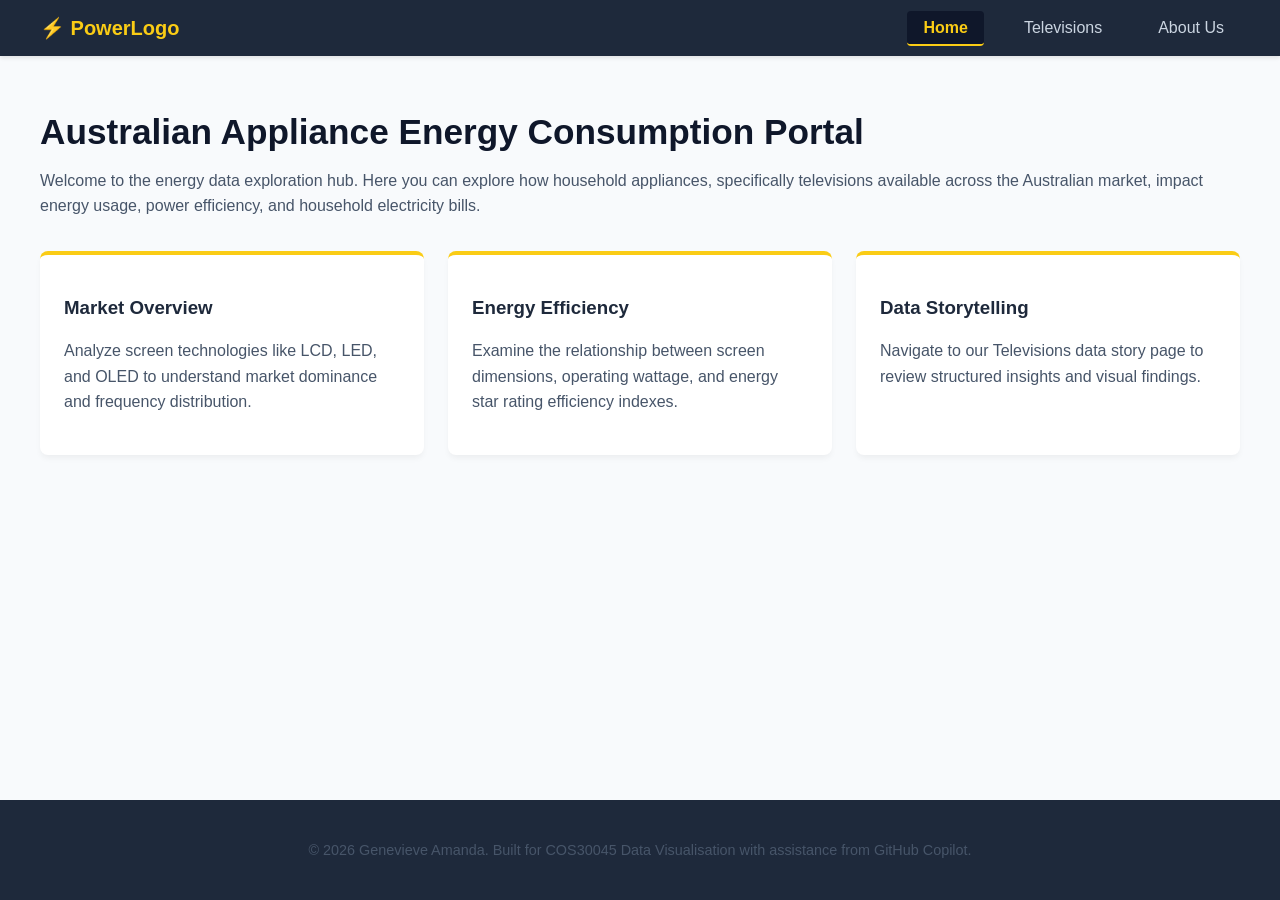
<file: index.html>
<!DOCTYPE html>
<html lang="en">
<head>
    <meta charset="UTF-8">
    <meta name="viewport" content="width=device-width, initial-scale=1.0">
    <title>Home - Appliance Energy Consumption</title>
    <link rel="stylesheet" href="css/style.css">
</head>
<body>
    <header>
        <nav class="navbar">
            <a href="index.html" class="logo" title="Return to Home">⚡ PowerLogo</a>
            <ul class="nav-links">
                <li><a href="index.html" class="active">Home</a></li>
                <li><a href="televisions.html">Televisions</a></li>
                <li><a href="about.html">About Us</a></li>
            </ul>
        </nav>
    </header>

    <main>
        <h1>Australian Appliance Energy Consumption Portal</h1>
        <p>Welcome to the energy data exploration hub. Here you can explore how household appliances, specifically televisions available across the Australian market, impact energy usage, power efficiency, and household electricity bills.</p>
        
        <div class="card-container">
            <div class="card">
                <h3>Market Overview</h3>
                <p>Analyze screen technologies like LCD, LED, and OLED to understand market dominance and frequency distribution.</p>
            </div>
            <div class="card">
                <h3>Energy Efficiency</h3>
                <p>Examine the relationship between screen dimensions, operating wattage, and energy star rating efficiency indexes.</p>
            </div>
            <div class="card">
                <h3>Data Storytelling</h3>
                <p>Navigate to our Televisions data story page to review structured insights and visual findings.</p>
            </div>
        </div>
    </main>

    <footer>
        <p>&copy; 2026 Genevieve Amanda. Built for COS30045 Data Visualisation with assistance from GitHub Copilot.</p>
    </footer>
</body>
</html>
</file>
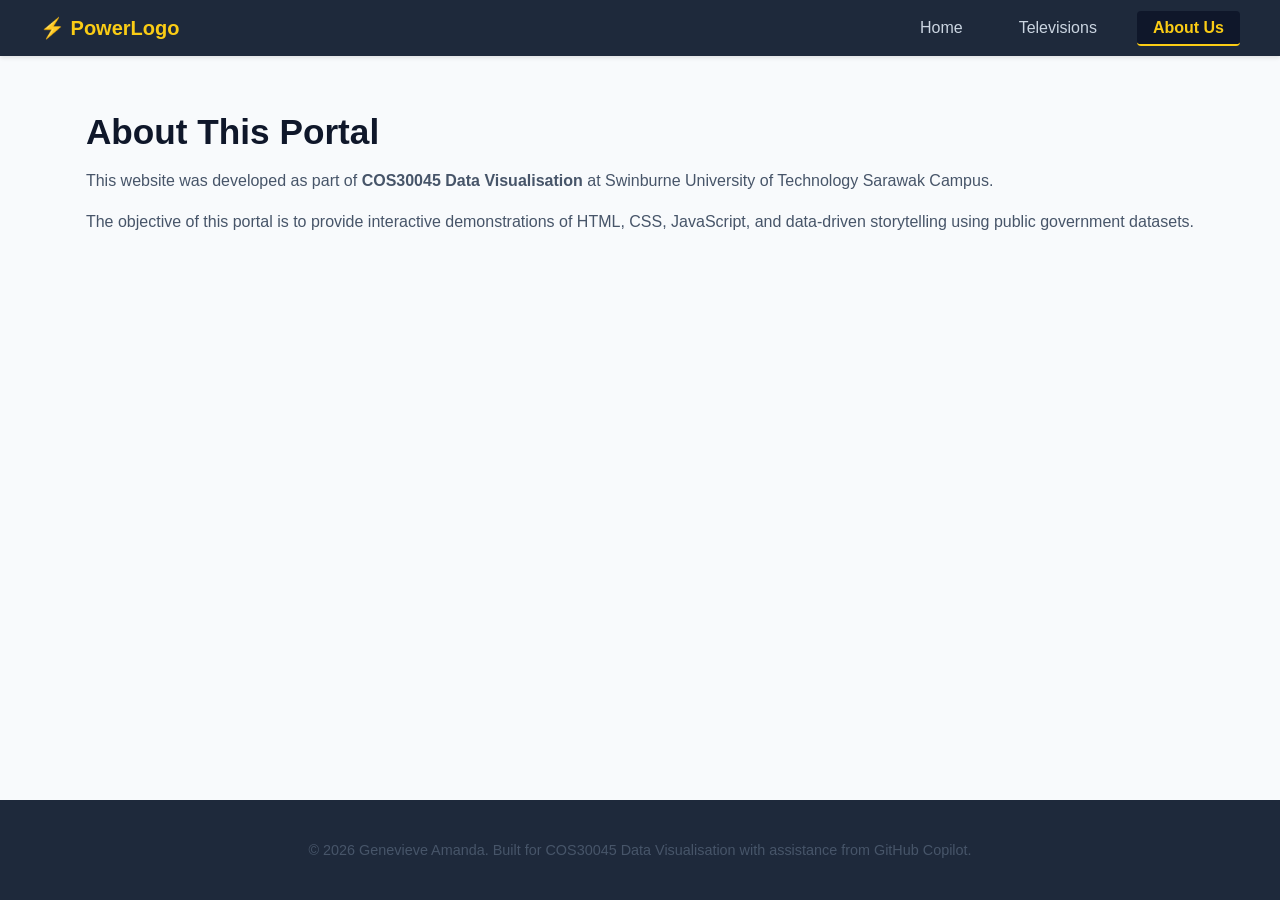
<file: about.html>
<!DOCTYPE html>
<html lang="en">
<head>
    <meta charset="UTF-8">
    <meta name="viewport" content="width=device-width, initial-scale=1.0">
    <title>About Us - Appliance Energy Consumption</title>
    <link rel="stylesheet" href="css/style.css">
</head>
<body>
    <header>
        <nav class="navbar">
            <a href="index.html" class="logo" title="Return to Home">⚡ PowerLogo</a>
            <ul class="nav-links">
                <li><a href="index.html">Home</a></li>
                <li><a href="televisions.html">Televisions</a></li>
                <li><a href="about.html" class="active">About Us</a></li>
            </ul>
        </nav>
    </header>

    <main>
        <h1>About This Portal</h1>
        <p>This website was developed as part of <strong>COS30045 Data Visualisation</strong> at Swinburne University of Technology Sarawak Campus.</p>
        <p>The objective of this portal is to provide interactive demonstrations of HTML, CSS, JavaScript, and data-driven storytelling using public government datasets.</p>
    </main>

    <footer>
        <p>&copy; 2026 Genevieve Amanda. Built for COS30045 Data Visualisation with assistance from GitHub Copilot.</p>
    </footer>
</body>
</html>
</file>
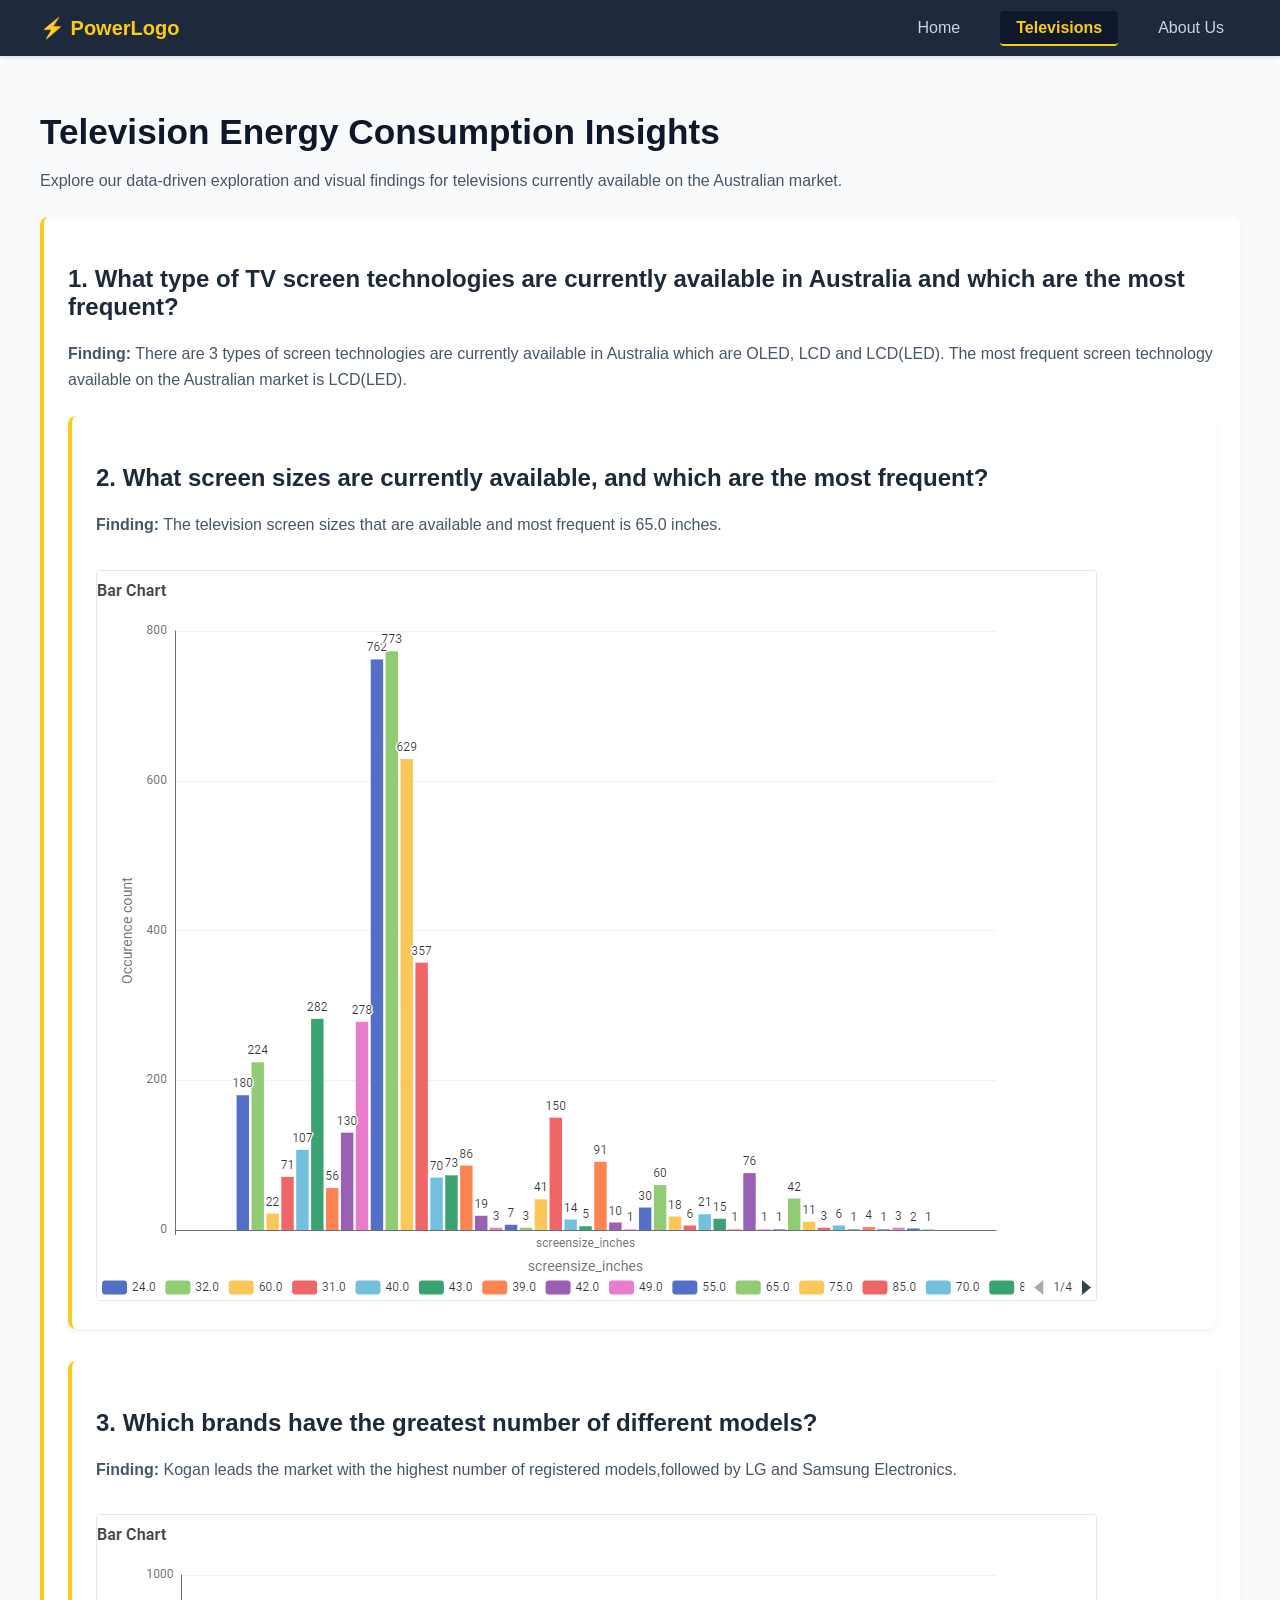
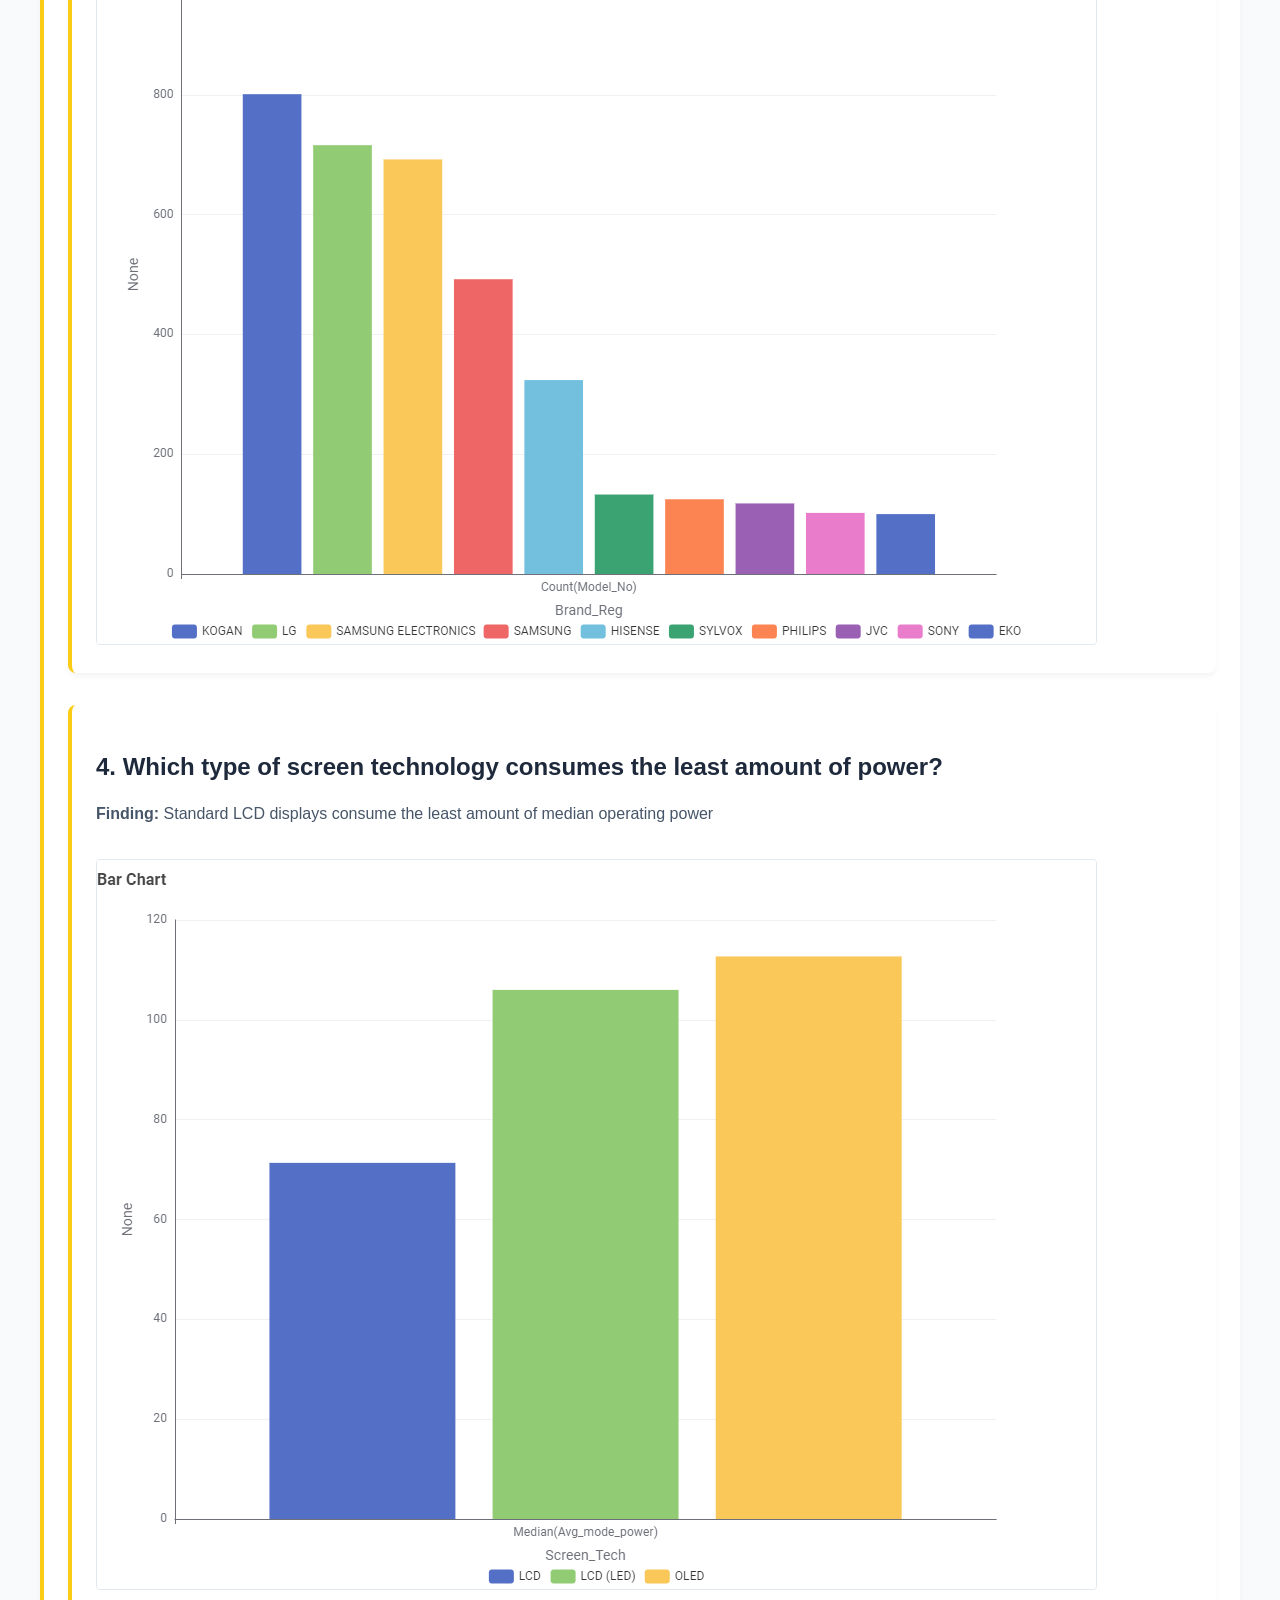
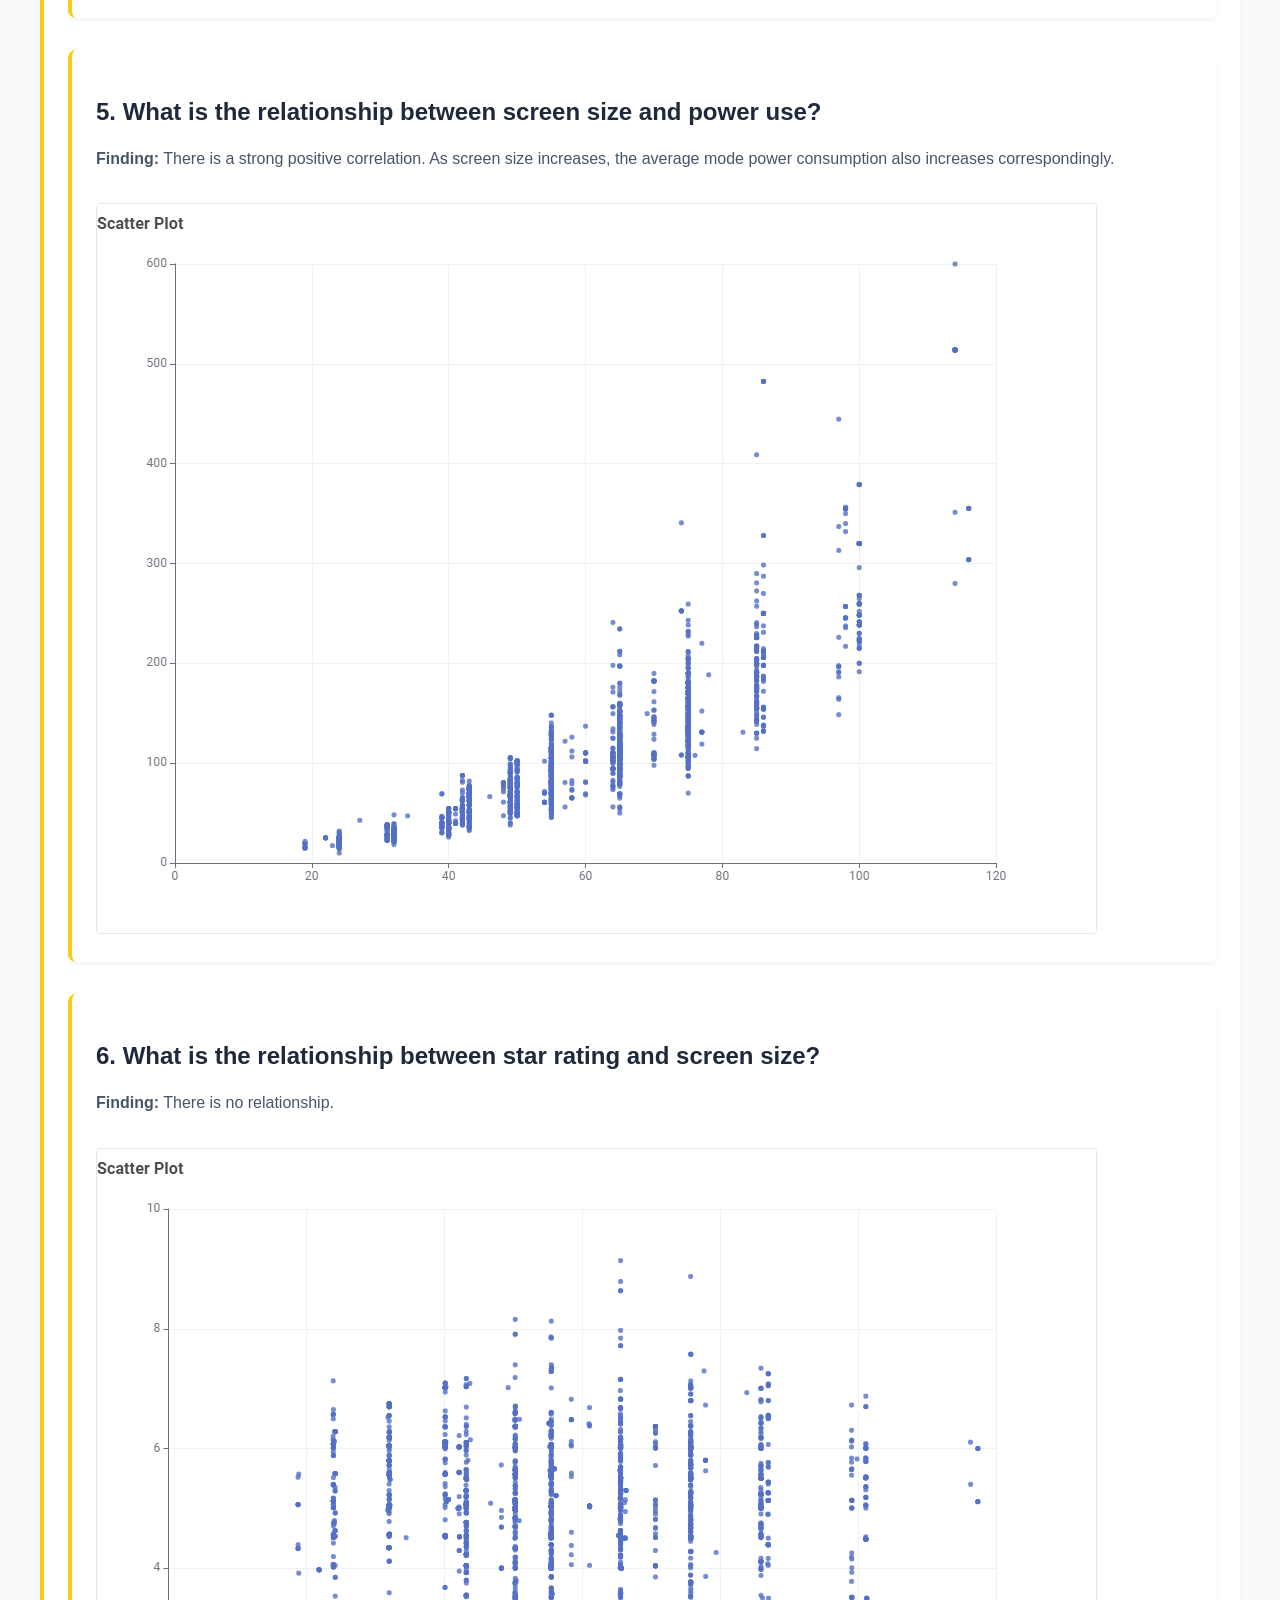
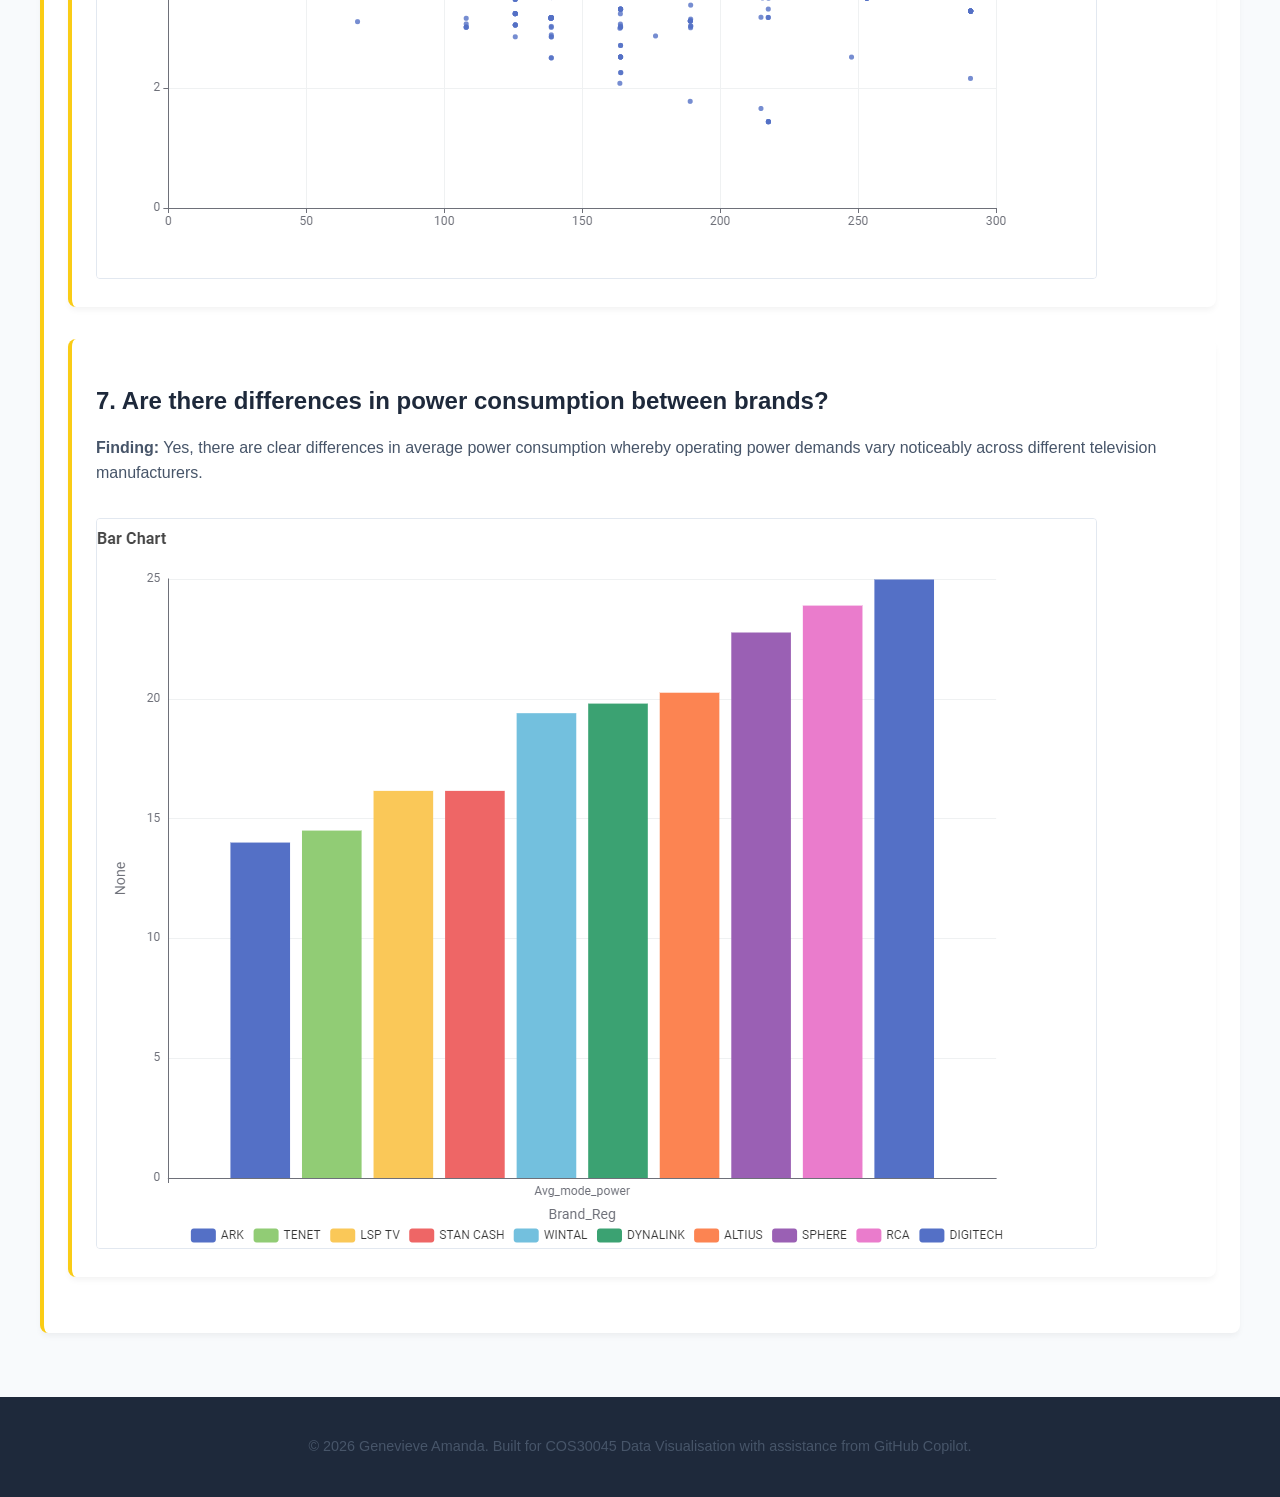
<file: televisions.html>
<!DOCTYPE html>
<html lang="en">
<head>
    <meta charset="UTF-8">
    <meta name="viewport" content="width=device-width, initial-scale=1.0">
    <title>Televisions - Appliance Energy Consumption</title>
    <link rel="stylesheet" href="css/style.css">
    <style>
        .chart-container {
            background: #ffffff;
            padding: 1.5rem;
            border-radius: 8px;
            box-shadow: 0 4px 6px -1px rgba(0, 0, 0, 0.05);
            margin-top: 1.5rem;
            margin-bottom: 2rem;
            border-left: 4px solid #facc15;
        }
        .chart-container img {
            max-width: 100%;
            height: auto;
            border-radius: 4px;
            margin-top: 1rem;
            border: 1px solid #e2e8f0;
        }
    </style>
</head>
<body>
    <header>
        <nav class="navbar">
            <a href="index.html" class="logo" title="Return to Home">⚡ PowerLogo</a>
            <ul class="nav-links">
                <li><a href="index.html">Home</a></li>
                <li><a href="televisions.html" class="active">Televisions</a></li>
                <li><a href="about.html">About Us</a></li>
            </ul>
        </nav>
    </header>

    <main>
        <h1>Television Energy Consumption Insights</h1>
        <p>Explore our data-driven exploration and visual findings for televisions currently available on the Australian market.</p>

        <!-- Question 1 -->
        <div class="chart-container">
            <h2>1. What type of TV screen technologies are currently available in Australia and which are the most frequent?</h2>
            <p><strong>Finding:</strong> There are 3 types of screen technologies are currently available in Australia which are OLED, LCD and LCD(LED). The most frequent screen technology available on the Australian market is LCD(LED).

        <!-- Question 2 -->
        <div class="chart-container">
            <h2>2. What screen sizes are currently available, and which are the most frequent?</h2>
            <p><strong>Finding:</strong> The television screen sizes that are available and most frequent is 65.0 inches.</p>
            <img src="images/Q2.png" alt="Q2 Screen Sizes Bar Chart">
        </div>

        <!-- Question 3 -->
        <div class="chart-container">
            <h2>3. Which brands have the greatest number of different models?</h2>
            <p><strong>Finding:</strong> Kogan leads the market with the highest number of registered models,followed by LG and Samsung Electronics.</p>
            <img src="images/Q3.png" alt="Q3 Brands Model Count Bar Chart">
        </div>

        <!-- Question 4 -->
        <div class="chart-container">
            <h2>4. Which type of screen technology consumes the least amount of power?</h2>
            <p><strong>Finding:</strong> Standard LCD displays consume the least amount of median operating power</p>
            <img src="images/Q4.png" alt="Q4 Power Consumption by Screen Tech Bar Chart">
        </div>

        <!-- Question 5 -->
        <div class="chart-container">
            <h2>5. What is the relationship between screen size and power use?</h2>
            <p><strong>Finding:</strong> There is a strong positive correlation. As screen size increases, the average mode power consumption also increases correspondingly. </p>
            <img src="images/Q5.png" alt="Q5 Screen Size vs Power Scatter Plot">
        </div>

        <!-- Question 6 -->
        <div class="chart-container">
            <h2>6. What is the relationship between star rating and screen size?</h2>
            <p><strong>Finding:</strong> There is no relationship.</p>
            <img src="images/Q6.png" alt="Q6 Star Rating vs Screen Size Scatter Plot">
        </div>

        <!-- Question 7 -->
        <div class="chart-container">
            <h2>7. Are there differences in power consumption between brands?</h2>
            <p><strong>Finding:</strong> Yes, there are clear differences in average power consumption whereby operating power demands vary noticeably across different television manufacturers.</p>
            <img src="images/Q7.png" alt="Q7 Power Consumption Across Brands Bar Chart">
        </div>
    </main>

    <footer>
        <p>&copy; 2026 Genevieve Amanda. Built for COS30045 Data Visualisation with assistance from GitHub Copilot.</p>
    </footer>
</body>
</html>
</file>
<file: css/style.css>
/* Global Reset and Styling */
body {
    font-family: Arial, sans-serif;
    margin: 0;
    padding: 0;
    background-color: #f8fafc;
    color: #1e293b;
    display: flex;
    flex-direction: column;
    min-height: 100vh;
}

/* Header & Navigation Menu */
header {
    background-color: #1e293b;
    box-shadow: 0 2px 4px rgba(0, 0, 0, 0.1);
}

.navbar {
    display: flex;
    justify-content: space-between;
    align-items: center;
    max-width: 1200px;
    margin: 0 auto;
    padding: 1rem 2rem;
}

.logo {
    color: #facc15;
    font-weight: bold;
    text-decoration: none;
    font-size: 1.25rem;
    display: flex;
    align-items: center;
    gap: 0.5rem;
    transition: opacity 0.2s;
}

.logo:hover {
    opacity: 0.85;
}

.nav-links {
    list-style: none;
    display: flex;
    gap: 1.5rem;
    margin: 0;
    padding: 0;
}

.nav-links a {
    color: #cbd5e1;
    text-decoration: none;
    padding: 0.5rem 1rem;
    border-radius: 4px;
    transition: background-color 0.3s, color 0.3s;
}

/* Mouse over feedback */
.nav-links a:hover {
    background-color: #334155;
    color: #facc15;
}

/* Active page feedback */
.nav-links a.active {
    background-color: #0f172a;
    color: #facc15;
    font-weight: bold;
    border-bottom: 2px solid #facc15;
}

/* Main Content Layout */
main {
    flex: 1;
    max-width: 1200px;
    margin: 2rem auto;
    padding: 0 2rem;
}

h1 {
    color: #0f172a;
    font-size: 2.2rem;
    margin-bottom: 1rem;
}

h2 {
    color: #1e293b;
    margin-top: 1.5rem;
}

p {
    line-height: 1.6;
    color: #475569;
}

.card-container {
    display: grid;
    grid-template-columns: repeat(auto-fit, minmax(280px, 1fr));
    gap: 1.5rem;
    margin-top: 2rem;
}

.card {
    background: #ffffff;
    padding: 1.5rem;
    border-radius: 8px;
    box-shadow: 0 4px 6px -1px rgba(0, 0, 0, 0.05);
    border-top: 4px solid #facc15;
}

/* Footer Styling */
footer {
    text-align: center;
    padding: 1.5rem;
    background-color: #1e293b;
    color: #94a3b8;
    font-size: 0.9rem;
    margin-top: auto;
}
</file>
